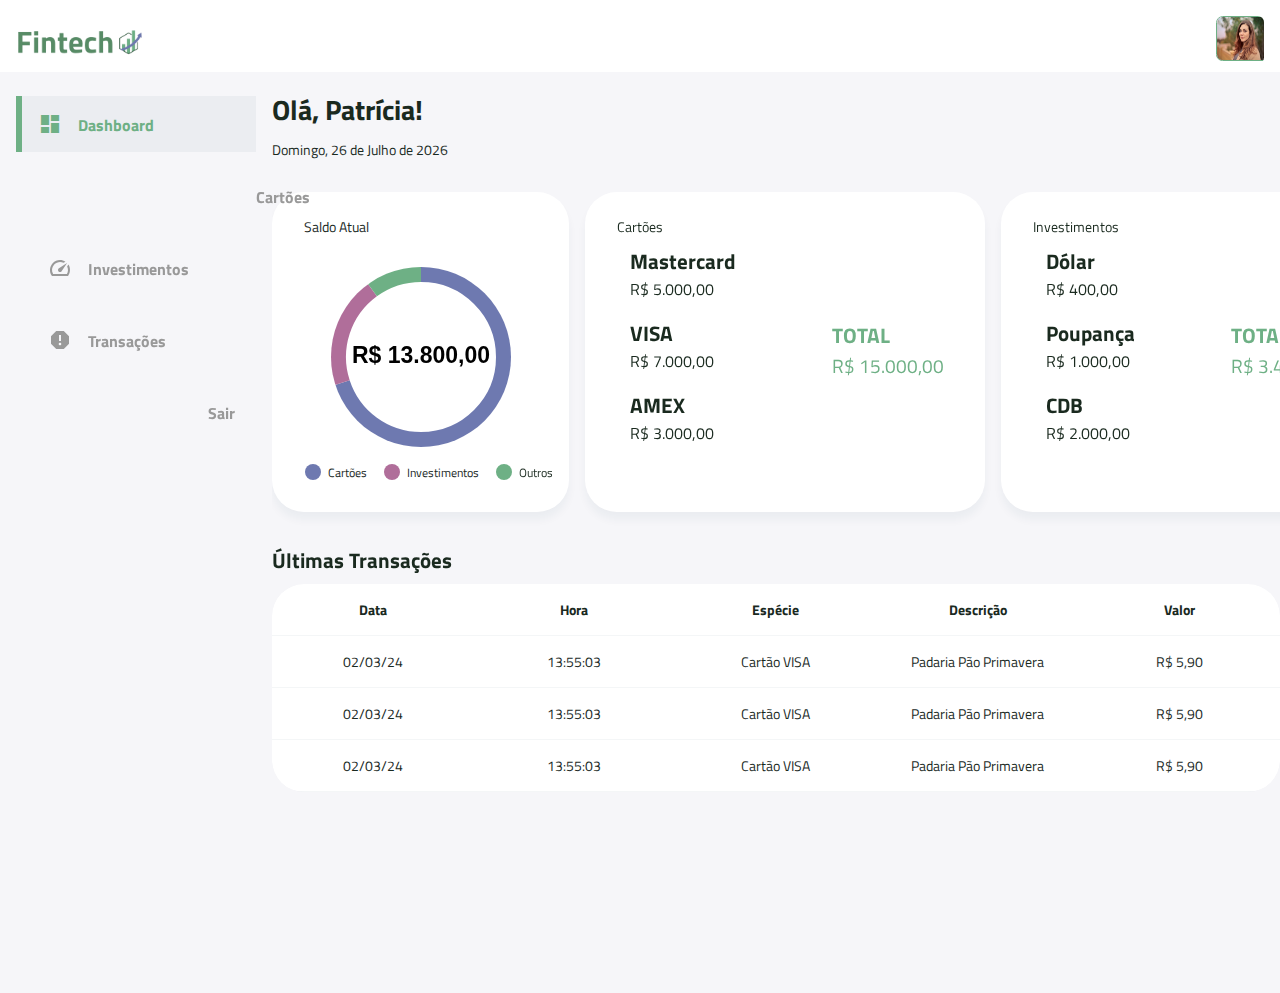
<file: src/pages/index.html>
<!DOCTYPE html>
<html lang="pt-br">
	<head>
		<meta charset="UTF-8" />
		<meta name="viewport" content="width=device-width, initial-scale=1.0" />
		<title>Fintech</title>
		<link
			href="https://fonts.googleapis.com/icon?family=Material+Icons+Sharp"
			rel="stylesheet"
		/>
		<link rel="shortcut icon" type="image/x-icon" href="../img/favicon.png" />
		<link rel="stylesheet" href="../styles/index.css" />
		<script src="../js/index.js"></script>
	</head>
	<body onload="loadScreen()">
		<div class="fintech-container">
			<div class="fintech-topbar">
				<div class="fintech-topbar-logo">
					<img src="../img/fintech-logo.png" alt="Fintech-Logo" />
				</div>
				<div class="fintech-topbar-profile">
					<div class="fintech-topbar-profile-picture">
						<img src="../img/profile-picture.jpg" alt="Profile-Picture" />
					</div>
				</div>
			</div>
			<a id="fintech-button-menu" onclick="toggleSidebar()">
				<span class="material-icons-sharp fintech-dashboard-icon-menu"
					>menu</span
				>
			</a>
			<div class="tecisdel-sidebar-main-column-display">
				<div class="fintech-sidebar" id="fintech-sidebar">
					<a
						class="fintech-sidebar-item"
						onclick="showScreen('dashboard')"
						id="link-button-dashboard"
					>
						<span class="material-icons-sharp fintech-index-sidebar-icon"
							>dashboard</span
						>
						<h3 class="fintech-index-sidebar-title">Dashboard</h3>
					</a>
					<a
						class="fintech-sidebar-item"
						onclick="showScreen('cards')"
						id="link-button-cards"
					>
						<span class="material-icons-sharp fintech-index-sidebar-icon"
							>no_crash</span
						>
						<h3 class="fintech-index-sidebar-title">Cartões</h3>
					</a>
					<a
						class="fintech-sidebar-item"
						onclick="showScreen('investments')"
						id="link-button-investments"
					>
						<span class="material-icons-sharp fintech-index-sidebar-icon"
							>speed</span
						>
						<h3 class="fintech-index-sidebar-title">Investimentos</h3>
					</a>
					<a
						class="fintech-sidebar-item"
						onclick="showScreen('transactions')"
						id="link-button-transactions"
					>
						<span class="material-icons-sharp fintech-index-sidebar-icon"
							>report</span
						>
						<h3 class="fintech-index-sidebar-title">Transações</h3>
					</a>
					<a class="fintech-sidebar-item" href="./login.html" id="link-button">
						<span class="material-icons-sharp fintech-index-sidebar-icon"
							>logout</span
						>
						<h3 class="fintech-index-sidebar-title">Sair</h3>
					</a>
				</div>
				<main class="fintech-main-container">
					<div id="fintech-main"></div>
				</main>
			</div>
		</div>
	</body>
</html>
</file>
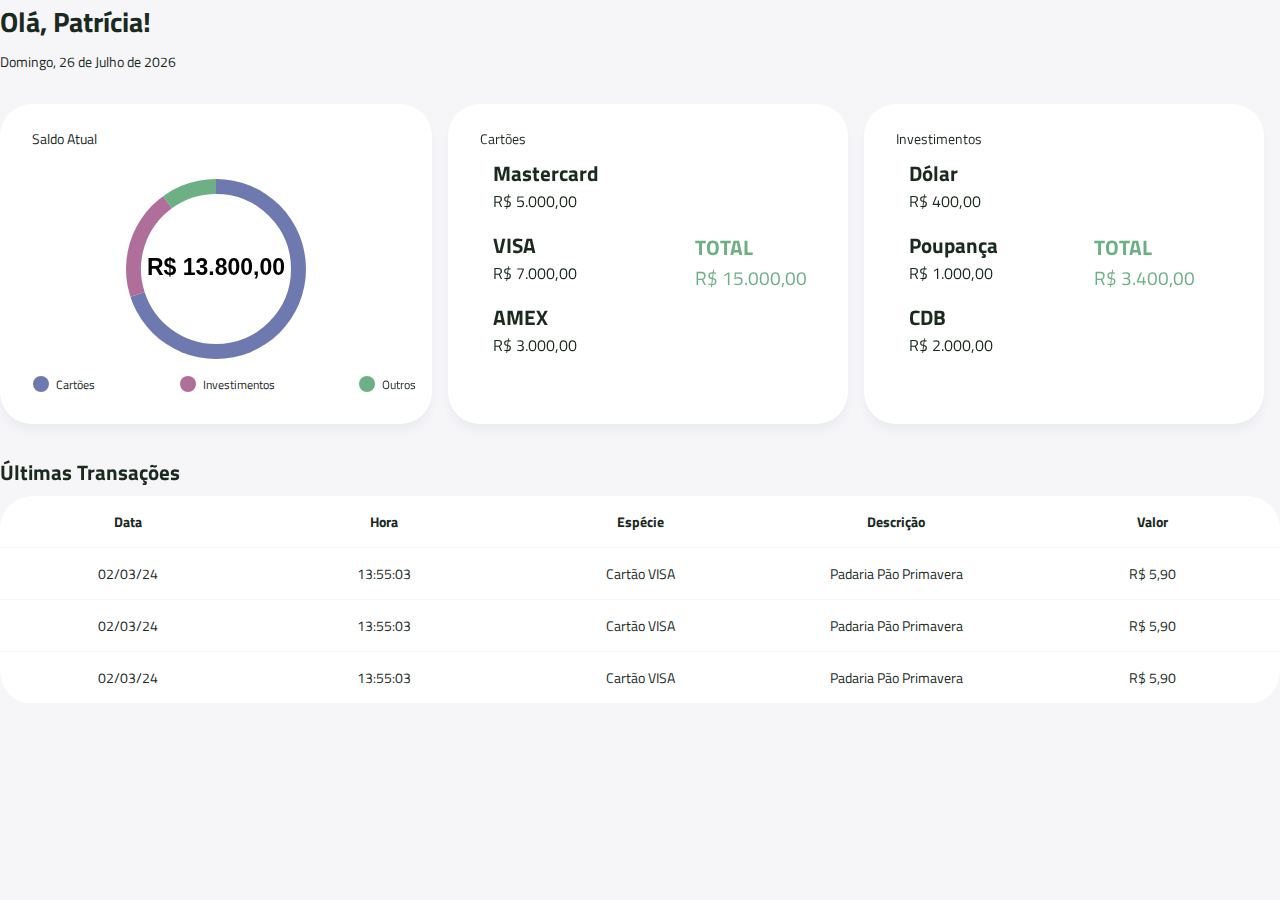
<file: src/pages/dashboard.html>
<!DOCTYPE html>
<html lang="pt-BR">
	<head>
		<meta charset="UTF-8" />
		<meta name="viewport" content="width=device-width, initial-scale=1.0" />
		<title></title>
		<link
			href="https://fonts.googleapis.com/icon?family=Material+Icons+Sharp"
			rel="stylesheet"
		/>
		<link rel="stylesheet" href="../styles/dashboard.css" />
		<link rel="stylesheet" href="../styles/index.css" />
		<script src="../js/dashboard.js"></script>
		<script src="../js/index.js"></script>
	</head>
	<body>
		<h1 class="fintech-dashboard-h1">Olá, Patrícia!</h1>
		<div id="currentDate"></div>
		<!--------------- BEGINNING JAVASCRIPT --------------->
		<script>
			document.addEventListener('DOMContentLoaded', function () {
				var date = new Date();
				var day = date.getDate();
				var dayOfWeekIndex = date.getDay(); // Corrigido
				var monthIndex = date.getMonth();
				var year = date.getFullYear();

				var daysOfTheWeek = [
					'Domingo',
					'Segunda-feira',
					'Terça-feira',
					'Quarta-feira',
					'Quinta-feira',
					'Sexta-feira',
					'Sábado',
				];

				var months = [
					'Janeiro',
					'Fevereiro',
					'Março',
					'Abril',
					'Maio',
					'Junho',
					'Julho',
					'Agosto',
					'Setembro',
					'Outubro',
					'Novembro',
					'Dezembro',
				];

				document.getElementById('currentDate').innerHTML =
					daysOfTheWeek[dayOfWeekIndex] +
					', ' +
					day +
					' de ' +
					months[monthIndex] +
					' de ' +
					year;
			});
		</script>
		<!--------------- END JAVASCRIPT --------------->
		<div class="fintech-dashboard">
			<div class="fintech-dashboard-cards">
				<div class="fintech-dashboard-cards-info-graphic-chart">
					<div class="fintech-dashboard-cards-info-title">
						<p>Saldo Atual</p>
					</div>
					<div class="fintech-dashboard-cards-info-graphic">
						<canvas id="graphic" width="180" height="180">
							<script>
								var canvas = document.getElementById('graphic');
								var ctx = canvas.getContext('2d');
								var centerX = canvas.width / 2;
								var centerY = canvas.height / 2;
								var radius = Math.min(centerX, centerY);

								var currentBalance = 'R$ 13.800,00';
								var data = [70, 20, 10]; // Dados para o gráfico
								var colors = ['#6e79b0', '#b06e9a', '#6eb085']; // Cores para as fatias do gráfico

								var total = data.reduce(function (total, num) {
									return total + num;
								}, 0);

								var startAngle = -Math.PI / 2;
								var endAngle = 0;

								for (var i = 0; i < data.length; i++) {
									endAngle = startAngle + (data[i] / total) * (Math.PI * 2);
									ctx.beginPath();
									ctx.arc(
										centerX,
										centerY,
										radius,
										startAngle,
										endAngle,
										false
									);
									ctx.lineWidth = 30;
									ctx.strokeStyle = colors[i];
									ctx.stroke();
									startAngle = endAngle;
								}

								// Desenha o valor monetário no meio do círculo
								ctx.fillStyle = 'black';
								ctx.font = `bold 23px 'Titillium Web', sans-serif`;
								ctx.textAlign = 'center';
								ctx.textBaseline = 'middle';
								ctx.fillText(currentBalance, centerX, centerY);
							</script>
						</canvas>
					</div>
					<div class="fintech-dashboard-cards-info-caption">
						<div class="fintech-dashboard-cards-info-caption-color">
							<svg width="40" height="50">
								<circle cx="25" cy="25" r="8" fill="#6e79b0" />
							</svg>
							<p class="fintech-dashboard-cards-info-caption-color-description">
								Cartões
							</p>
						</div>
						<div class="fintech-dashboard-cards-info-caption-color">
							<svg width="40" height="50">
								<circle cx="25" cy="25" r="8" fill="#b06e9a" />
							</svg>
							<p class="fintech-dashboard-cards-info-caption-color-description">
								Investimentos
							</p>
						</div>
						<div class="fintech-dashboard-cards-info-caption-color">
							<svg width="40" height="50">
								<circle cx="25" cy="25" r="8" fill="#6eb085" />
							</svg>
							<p class="fintech-dashboard-cards-info-caption-color-description">
								Outros
							</p>
						</div>
					</div>
				</div>

				<div class="fintech-dashboard-cards-tablet">
					<div class="fintech-dashboard-cards-info">
						<div class="fintech-dashboard-cards-info-title">
							<p>Cartões</p>
						</div>
						<div class="fintech-dashboard-cards-display">
							<div class="fintech-dashboard-cards-info-card">
								<div class="fintech-dashboard-cards-info-card-detail">
									<h2 class="fintech-dashboard-h2">Mastercard</h2>
									<p class="fintech-dashboard-cards-info-card-detail-amount">
										R$ 5.000,00
									</p>
								</div>
								<div class="fintech-dashboard-cards-info-card-detail">
									<h2 class="fintech-dashboard-h2">VISA</h2>
									<p class="fintech-dashboard-cards-info-card-detail-amount">
										R$ 7.000,00
									</p>
								</div>
								<div class="fintech-dashboard-cards-info-card-detail">
									<h2 class="fintech-dashboard-h2">AMEX</h2>
									<p class="fintech-dashboard-cards-info-card-detail-amount">
										R$ 3.000,00
									</p>
								</div>
							</div>
							<div class="fintech-dashboard-cards-info-total">
								<h2 class="fintech-dashboard-h2 success">TOTAL</h2>

								<p class="fintech-dashboard-cards-info-total-amount success">
									R$ 15.000,00
								</p>
							</div>
						</div>
					</div>

					<div class="fintech-dashboard-cards-info">
						<div class="fintech-dashboard-cards-info-title">
							<p>Investimentos</p>
						</div>
						<div class="fintech-dashboard-cards-display">
							<div class="fintech-dashboard-cards-info-card">
								<div class="fintech-dashboard-cards-info-card-detail">
									<h2 class="fintech-dashboard-h2">Dólar</h2>
									<p class="fintech-dashboard-cards-info-card-detail-amount">
										R$ 400,00
									</p>
								</div>
								<div class="fintech-dashboard-cards-info-card-detail">
									<h2 class="fintech-dashboard-h2">Poupança</h2>
									<p class="fintech-dashboard-cards-info-card-detail-amount">
										R$ 1.000,00
									</p>
								</div>
								<div class="fintech-dashboard-cards-info-card-detail">
									<h2 class="fintech-dashboard-h2">CDB</h2>
									<p class="fintech-dashboard-cards-info-card-detail-amount">
										R$ 2.000,00
									</p>
								</div>
							</div>
							<div class="fintech-dashboard-cards-info-total">
								<h2 class="fintech-dashboard-h2 success">TOTAL</h2>

								<p class="fintech-dashboard-cards-info-total-amount success">
									R$ 3.400,00
								</p>
							</div>
						</div>
					</div>
				</div>
			</div>

			<div class="fintech-dashboard-purchases">
				<h2 class="fintech-dashboard-h2 fintech-dashboard-purchases-title">
					Últimas Transações
				</h2>
				<div class="fintech-dashboard-purchases-overflow">
					<div class="fintech-dashboard-purchases-table">
						<table class="fintech-dashboard-purchases-table-list">
							<thead>
								<tr>
									<th>Data</th>
									<th>Hora</th>
									<th>Espécie</th>
									<th>Descrição</th>
									<th>Valor</th>
								</tr>
							</thead>
							<tbody></tbody>
							<!------------------------  BEGINNING JAVASCRIPT FOR LAST UPDATE TABLE ------------------------>
							<script type="text/javascript">
								const lastPurchases = [
									{
										date: '02/03/24',
										time: '13:55:03',
										type: 'Cartão VISA',
										description: 'Padaria Pão Primavera',
										amount: 'R$ 5,90',
									},
									{
										date: '02/03/24',
										time: '13:55:03',
										type: 'Cartão VISA',
										description: 'Padaria Pão Primavera',
										amount: 'R$ 5,90',
									},
									{
										date: '02/03/24',
										time: '13:55:03',
										type: 'Cartão VISA',
										description: 'Padaria Pão Primavera',
										amount: 'R$ 5,90',
									},
								];

								lastPurchases.forEach((update) => {
									const tr = document.createElement('tr');
									const trContent = `
										<td>${update.date}</td>
										<td>${update.time}</td>
										<td>${update.type}</td>
										<td>${update.description}</td>
										<td>${update.amount}</td>
                        				`;

									tr.innerHTML = trContent;
									document.querySelector('table tbody').appendChild(tr);
								});
							</script>
							<!------------------------  END JAVASCRIPT FOR LAST UPDATE TABLE ------------------------>
						</table>
					</div>
				</div>
			</div>
		</div>
	</body>
</html>
</file>
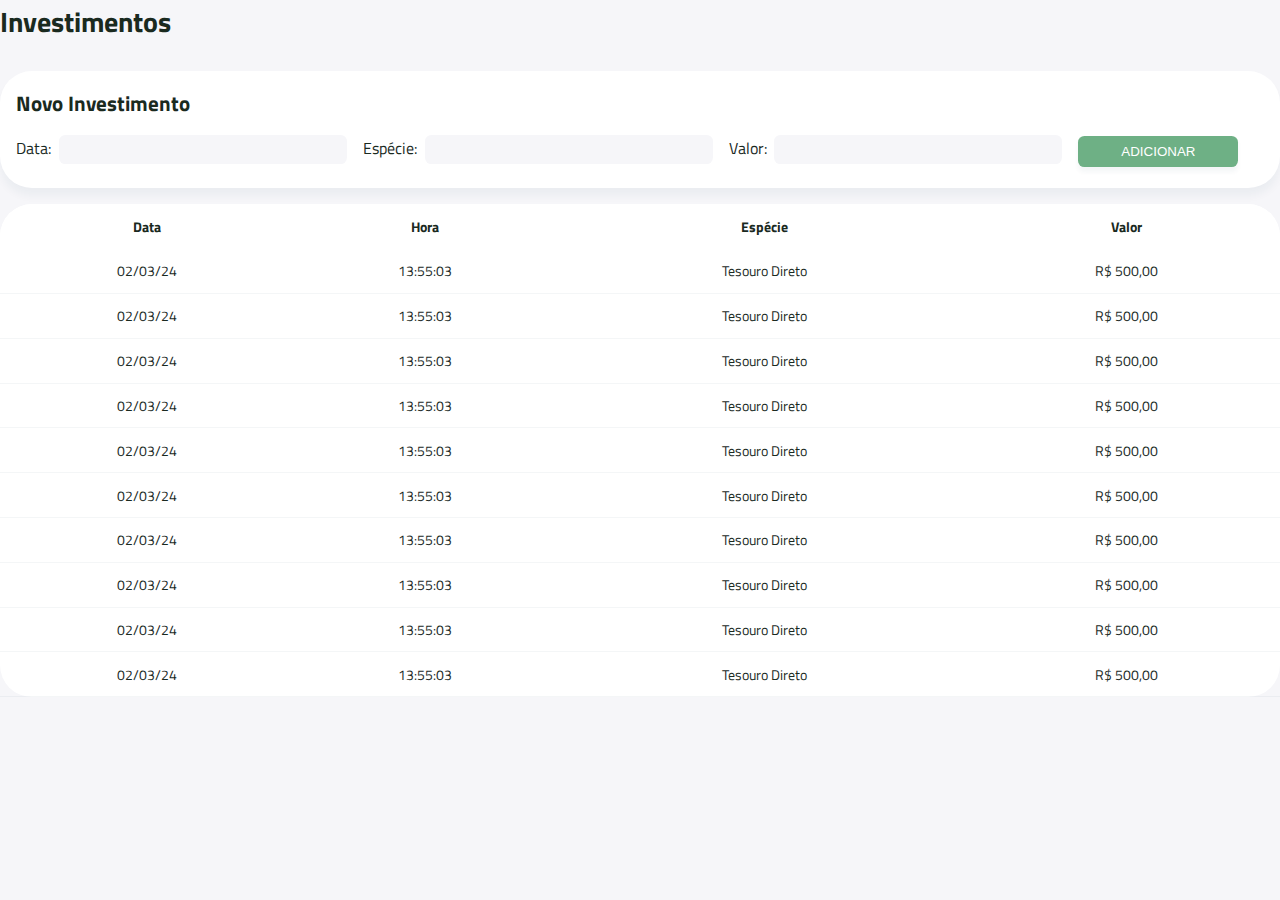
<file: src/pages/investments.html>
<!DOCTYPE html>
<html lang="pt-BR">
	<head>
		<meta charset="UTF-8" />
		<meta name="viewport" content="width=device-width, initial-scale=1.0" />
		<title></title>
		<link
			href="https://fonts.googleapis.com/icon?family=Material+Icons+Sharp"
			rel="stylesheet"
		/>
		<link rel="stylesheet" href="../styles/investments.css" />
		<link rel="stylesheet" href="../styles/index.css" />
	</head>
	<body>
		<h1 class="fintech-title-h1">Investimentos</h1>
		<div class="fintech-investments">
			<div class="fintech-investments-form">
				<h2 class="fintech-title-h2">Novo Investimento</h2>

				<form action="#" method="POST">
					<div class="fintech-investments-form-container">
						<div class="fintech-investments-form-inputs">
							<div class="fintech-investments-form-item">
								<label for="nome" class="fintech-investments-form-label"
									>Data:</label
								>
								<input
									type="text"
									id="date"
									name="data"
									class="fintech-investments-form-input"
									required
								/>
							</div>

							<div class="fintech-investments-form-item">
								<label for="type" class="fintech-investments-form-label"
									>Espécie:</label
								>
								<input
									type="text"
									id="type"
									name="tipo"
									class="fintech-investments-form-input"
									required
								/>
							</div>

							<div class="fintech-investments-form-item">
								<label for="amount" class="fintech-investments-form-label"
									>Valor:</label
								>
								<input
									type="text"
									id="amount"
									name="valor"
									class="fintech-investments-form-input"
									required
								/>
							</div>
						</div>
						<div>
							<button class="fintech-investments-form-button">ADICIONAR</button>
						</div>
					</div>
				</form>
			</div>
		</div>

		<div class="fintech-investments-overflow">
			<div class="fintech-investments-table">
				<table id="fintech-investments-table-list">
					<thead>
						<tr>
							<th>Data</th>
							<th>Hora</th>
							<th>Espécie</th>
							<th>Valor</th>
						</tr>
					</thead>
					<tbody></tbody>
					<script src="../js/investments.js"></script>
				</table>
			</div>
		</div>
	</body>
</html>
</file>
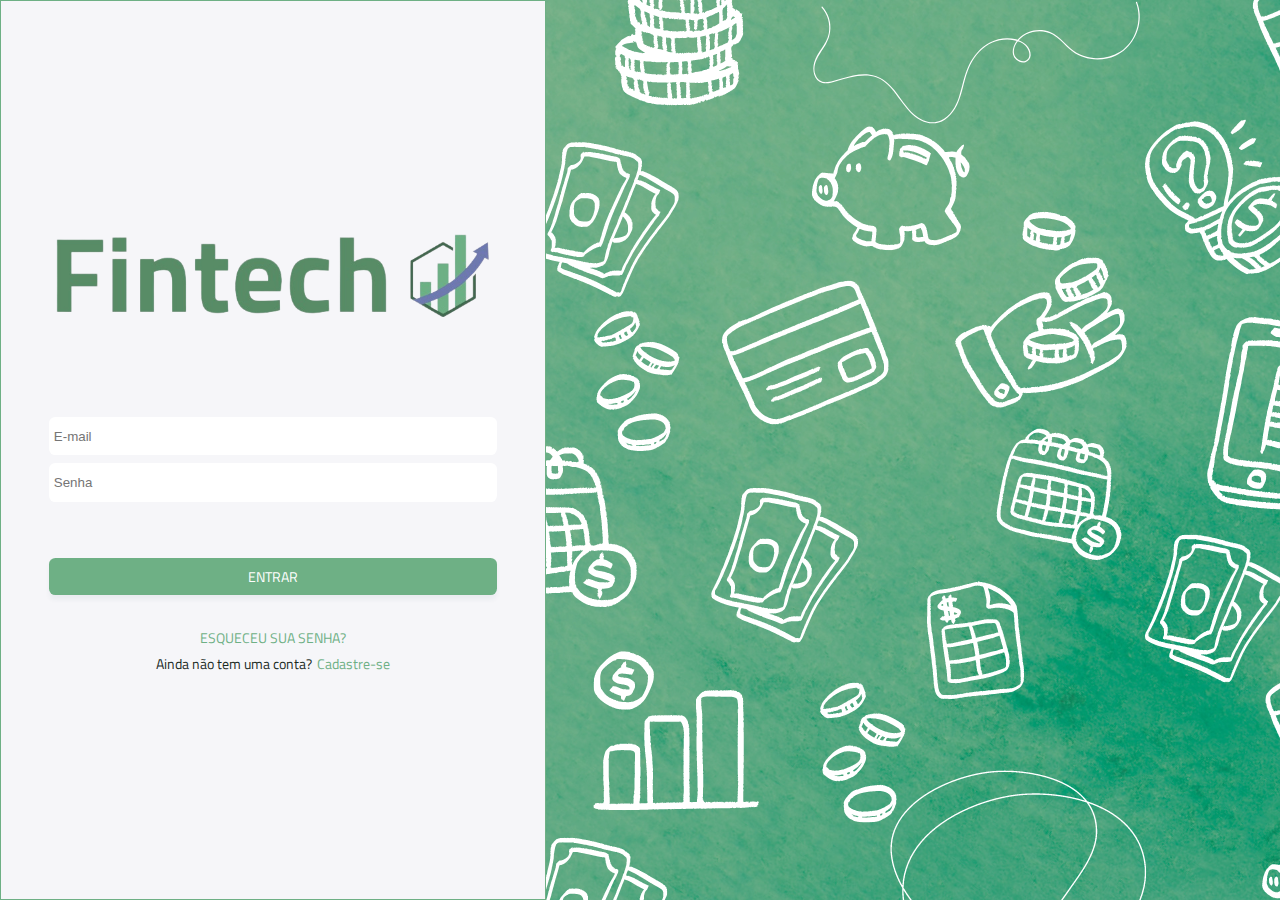
<file: src/pages/login.html>
<!DOCTYPE html>
<html lang="pt-BR">
	<head>
		<meta charset="UTF-8" />
		<meta name="viewport" content="width=device-width, initial-scale=1.0" />
		<title></title>
		<link
			rel="shortcut icon"
			type="image/x-icon"
			href="../../img/favicon.png"
		/>
		<link rel="stylesheet" href="../styles/index.css" />
		<link rel="stylesheet" href="../styles/login.css" />
		<script src="../js/login.js"></script>
	</head>
	<body onload="loadScreen()">
		<div class="fintech-login">
			<div class="fintech-login-container">
				<img
					src="../img/fintech-logo.png"
					class="fintech-login-container-logo"
					alt="Fintech-Logo"
				/>

				<div class="fintech-login-container-input">
					<input
						type="text"
						class="fintech-login-container-input-email"
						id="fintech-login-input-email"
						placeholder="E-mail"
					/>
					<input
						type="password"
						class="fintech-login-container-input-password"
						id="fintech-login-input-password"
						placeholder="Senha"
					/>
					<a onclick="signIn()" class="fintech-login-container-input-button"
						>ENTRAR</a
					>
				</div>
				<p class="fintech-login-forgotPassword">ESQUECEU SUA SENHA?</p>
				<div class="fintech-login-subscribe">
					<p class="fintech-login-container-question">
						Ainda não tem uma conta?
					</p>
					<a onclick="subscribe()" class="fintech-login-container-link"
						>Cadastre-se</a
					>
				</div>
			</div>
			<div class="fintech-login-background">
				<img src="../img/background-login.png" alt="Background-Login" />
			</div>
		</div>
		<script src="../js/index.js"></script>
	</body>
</html>
</file>
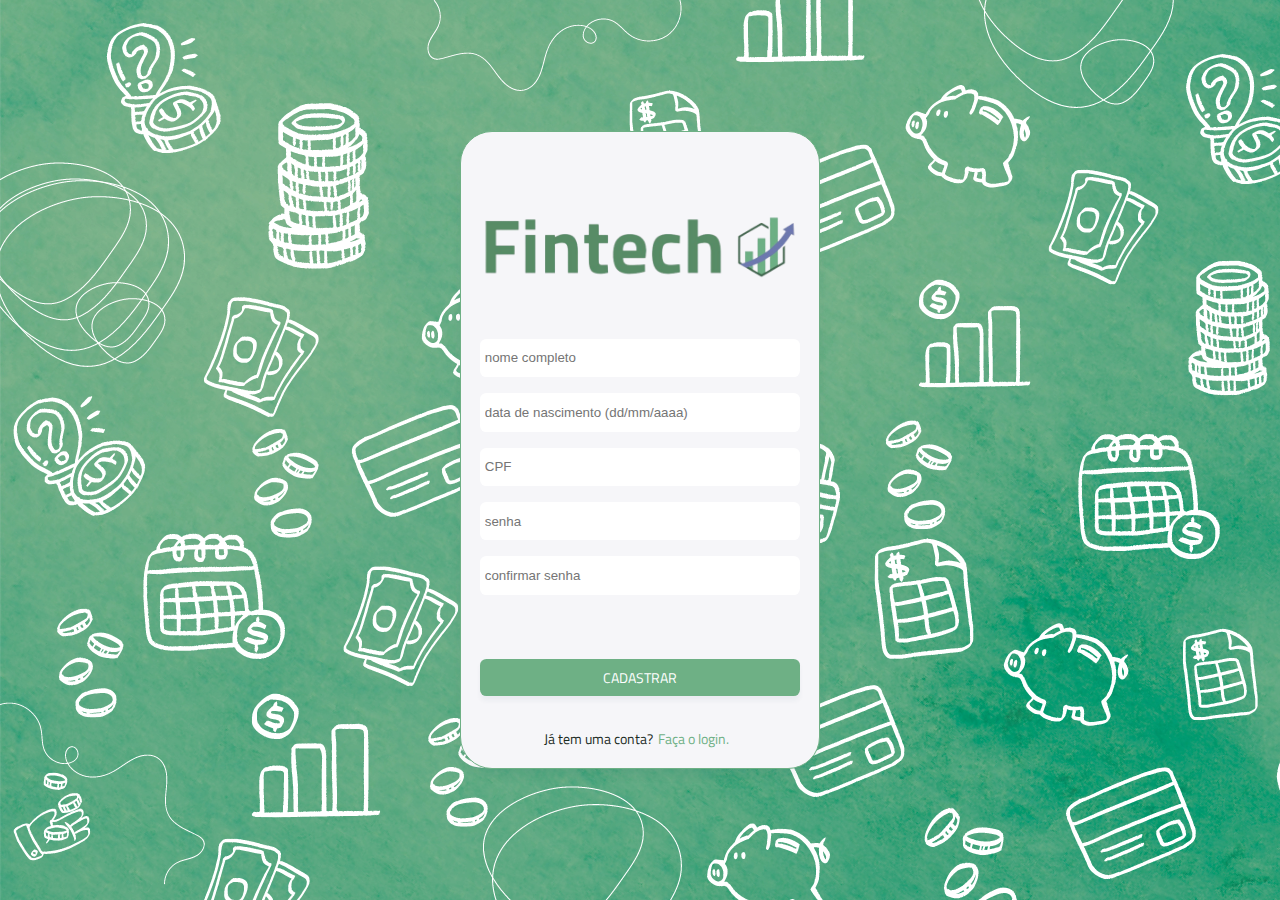
<file: src/pages/subscribe.html>
<!DOCTYPE html>
<html lang="pt-BR">
	<head>
		<meta charset="UTF-8" />
		<meta name="viewport" content="width=device-width, initial-scale=1.0" />
		<title></title>
		<link
			rel="shortcut icon"
			type="image/x-icon"
			href="../../img/favicon.png"
		/>
		<link rel="stylesheet" href="../styles/index.css" />
		<link rel="stylesheet" href="../styles/subscribe.css" />
		<script src="../js/login.js"></script>
	</head>
	<body onload="loadScreen()">
		<div class="fintech-subscribe">
			<div class="fintech-subscribe-container">
				<img
					src="../img/fintech-logo.png"
					class="fintech-subscribe-logo"
					alt="Fintech-Logo"
				/>

				<div class="fintech-subscribe-inputs">
					<input
						type="text"
						class="fintech-subscribe-inputs-name"
						placeholder="nome completo"
					/>
					<input
						type="text"
						class="fintech-subscribe-inputs-dayOfBirth"
						placeholder="data de nascimento (dd/mm/aaaa)"
						pattern="[0-3][0-9]/[0-1][0-9]/[0-9]{4}"
						title="Por favor, insira uma data válida no formato dd/mm/aaaa."
					/>
					<input
						type="text"
						class="fintech-subscribe-inputs-cpf"
						placeholder="CPF"
						pattern="\d{3}\.\d{3}\.\d{3}-\d{2}"
						title="Por favor, insira um CPF válido no formato xxx.xxx.xxx-xx"
					/>
					<input
						type="text"
						class="fintech-subscribe-inputs-password"
						placeholder="senha"
					/>
					<input
						type="text"
						class="fintech-subscribe-inputs-confirmPassword"
						placeholder="confirmar senha"
					/>
					<a onclick="signIn()" class="fintech-subscribe-inputs-button"
						>CADASTRAR</a
					>
				</div>
				<div class="fintech-subscribe-login">
					<p class="fintech-subscribe-login-question">Já tem uma conta?</p>
					<a onclick="login()" class="fintech-subscribe-login-link"
						>Faça o login.</a
					>
				</div>
			</div>
		</div>
		<script src="../js/subscribe.js"></script>
	</body>
</html>
</file>
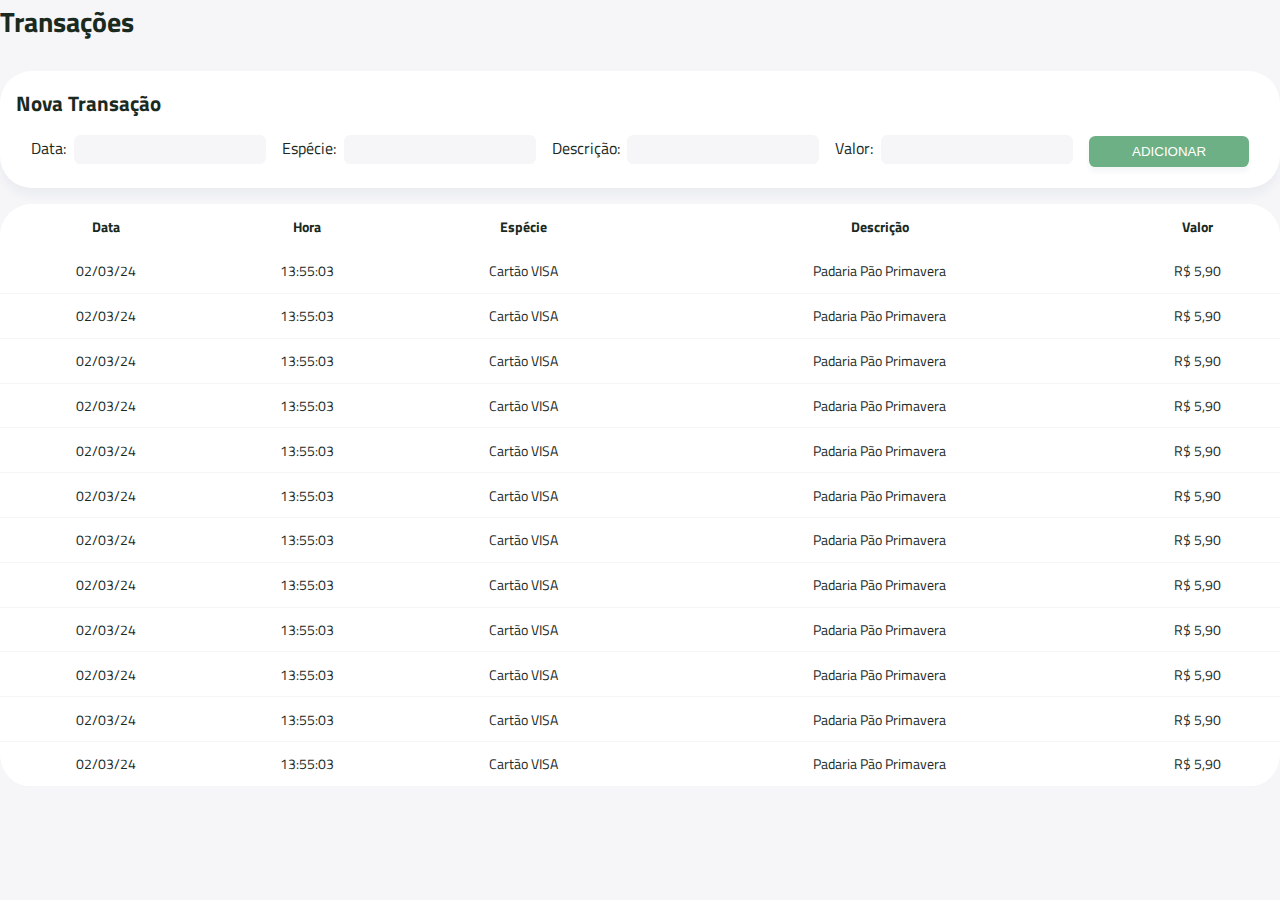
<file: src/pages/transactions.html>
<!DOCTYPE html>
<html lang="pt-BR">
	<head>
		<meta charset="UTF-8" />
		<meta name="viewport" content="width=device-width, initial-scale=1.0" />
		<title></title>
		<link
			href="https://fonts.googleapis.com/icon?family=Material+Icons+Sharp"
			rel="stylesheet"
		/>
		<link rel="stylesheet" href="../styles/transactions.css" />
		<link rel="stylesheet" href="../styles/index.css" />
	</head>
	<body>
		<h1 class="fintech-title-h1">Transações</h1>

		<div class="fintech-transactions">
			<div class="fintech-transactions-form">
				<h2 class="fintech-title-h2">Nova Transação</h2>

				<form action="#" method="POST">
					<div class="fintech-transactions-form-container">
						<div class="fintech-transactions-form-inputs">
							<div class="fintech-transactions-form-item">
								<label for="nome" class="fintech-transactions-form-label"
									>Data:</label
								>
								<input
									type="text"
									id="date"
									name="data"
									class="fintech-transactions-form-input"
									required
								/>
							</div>

							<div class="fintech-transactions-form-item">
								<label for="type" class="fintech-transactions-form-label"
									>Espécie:</label
								>
								<input
									type="text"
									id="type"
									name="tipo"
									class="fintech-transactions-form-input"
									required
								/>
							</div>

							<div class="fintech-transactions-form-item">
								<label for="amount" class="fintech-transactions-form-label"
									>Descrição:</label
								>
								<input
									type="text"
									id="description"
									name="descricao"
									class="fintech-transactions-form-input"
									required
								/>
							</div>

							<div class="fintech-transactions-form-item">
								<label for="amount" class="fintech-transactions-form-label"
									>Valor:</label
								>
								<input
									type="text"
									id="amount"
									name="valor"
									class="fintech-transactions-form-input"
									required
								/>
							</div>
						</div>
						<div>
							<button class="fintech-transactions-form-button">
								ADICIONAR
							</button>
						</div>
					</div>
				</form>
			</div>

			<div class="fintech-transactions-overflow">
				<div class="fintech-transactions-table">
					<table id="fintech-transactions-table-list">
						<thead>
							<tr>
								<th>Data</th>
								<th>Hora</th>
								<th>Espécie</th>
								<th>Descrição</th>
								<th>Valor</th>
							</tr>
						</thead>
						<tbody></tbody>
						<script src="../js/transactions.js"></script>
					</table>
				</div>
			</div>
		</div>
	</body>
</html>
</file>
<file: src/styles/index.css>
@import url('https://fonts.googleapis.com/css2?family=Titillium+Web:wght@200;300;400;600;700&display=swap');

:root {
	--color-primary: #6eb085;
	--color-primary-transparent: #6eb0853c;
	--color-danger: #e86873;
	--color-danger-transparent: #e868734a;
	--color-success: #6eb085;
	--color-success-transparent: #6eb0853c;
	--color-warning: #ff9355;
	--color-warning-transparent: #ff935540;
	--color-white: #ffffff;
	--color-dark: #1a2a1f;
	--color-gray: #999999;
	--color-gray-select: #808080;
	--color-light: #1643570c;
	--color-background: #f6f6f9;

	--card-border-radius: 2rem;
	--border-radius-1: 0.4rem;
	--border-radius-2: 0.8rem;
	--border-radius-3: 1.4rem;

	--card-padding: 1.2rem;

	--box-shadow: 0 0.5rem 0.5rem var(--color-light);
}

* {
	margin: 0;
	padding: 0;
	outline: 0;
	appearance: none;
	border: 0;
	text-decoration: none;
	list-style: none;
	box-sizing: border-box;
}

body {
	width: 100vw;
	height: 100vh;
	font-family: 'Titillium Web', sans-serif;
	font-size: 0.88rem;
	user-select: none;
	overflow-x: hidden;
	background: var(--color-background);
	color: var(--color-dark);
	overflow: hidden;
}

p {
	font-size: 0.75rem;
}

.fintech-main-container {
	height: 100%;
	width: 100%;
}

.danger {
	color: var(--color-danger);
}

.danger-card {
	color: var(--color-danger);
	background: var(--color-danger-transparent);
	border: 1px solid var(--color-danger);
	border-radius: var(--card-border-radius);
	padding: 0.5rem;
}

.danger-icon {
	background: var(--color-danger);
}

.success {
	color: var(--color-success);
}

.success-card {
	color: var(--color-success);
	background: var(--color-success-transparent);
	border: 1px solid var(--color-success);
	border-radius: var(--card-border-radius);
	padding: 0.5rem;
}

.success-icon {
	background: var(--color-success);
}

.warning {
	color: var(--color-warning);
}

.warning-card {
	color: var(--color-warning);
	background: var(--color-warning-transparent);
	border: 1px solid var(--color-warning);
	border-radius: var(--card-border-radius);
	padding: 0.5rem;
}

.tecisdel-sidebar-main-column-display {
	display: flex;
}

/**************************************** TOPBAR ****************************************/
.fintech-topbar {
	display: flex;
	align-items: center;
	justify-content: space-between;
	padding: 1rem 1rem 0 1rem;
	margin-bottom: 1rem;
	background: var(--color-white);
}

.fintech-topbar-logo img {
	width: 8rem;
	height: 2.3rem;
}

.fintech-topbar-profile {
	display: flex;
	align-items: center;

	gap: 1rem;
}

.fintech-topbar-profile-picture {
	width: 3rem;
	height: 3rem;
	overflow: hidden;
	border-radius: var(--border-radius-1);
	margin-bottom: 0.5rem;
}

.fintech-topbar-profile-picture img {
	width: 3.4rem;
	height: 2.8rem;
	border-radius: var(--border-radius-1);
	border: 1px solid var(--color-primary);
}

/**************************************** SIDEBAR ****************************************/
.fintech-sidebar {
	display: flex;
	flex-direction: column;
	position: relative;
	margin: 0.5rem 3rem 0 1rem;
	width: 13rem;
}

.fintech-dashboard-icon-menu {
	display: none;
}

.fintech-sidebar-item {
	display: flex;
	margin-bottom: 1rem;
	margin-left: 2rem;
	gap: 1rem;
	align-items: center;
	position: relative;
	height: 3.5rem;
	transition: all 300ms ease;
	color: var(--color-gray);
	cursor: pointer;
	width: 15rem;
}

.fintech-sidebar-item:hover {
	color: var(--color-primary);
}

.fintech-sidebar a.active {
	background: var(--color-light);
	color: var(--color-primary);
	margin-left: 0;
}

.fintech-sidebar a.active:before {
	content: '';
	width: 0.375rem;
	height: 100%;
	background: var(--color-primary);
}

.fintech-sidebar-item span {
	transition: all 300ms ease;
}

.fintech-sidebar-item.active span {
	color: var(--color-primary);
	margin-left: cal(1rem - 0.188rem);
}

/**************************************** TABLET STYLE ****************************************/
@media only screen and (max-width: 768px) {
	.fintech-sidebar {
		margin-right: 1rem;
	}
	.fintech-sidebar-item {
		margin-left: 0;
		width: 12rem;
	}
}

/**************************************** MOBILE STYLE ****************************************/
@media only screen and (max-width: 375px) {
	.fintech-topbar {
		display: none;
	}

	.fintech-dashboard-icon-menu {
		display: flex;
		cursor: pointer;
	}

	.fintech-sidebar {
		display: none;
		position: fixed;
		top: 0;
		left: 0;
		background: var(--color-white);
		margin: 1.6rem 0 0 0;
		box-shadow: var(--box-shadow);
		width: 10rem;
	}

	.fintech-index-sidebar-icon {
		display: none;
	}

	.fintech-index-sidebar-title {
		font-size: 0.88rem;
		margin-left: 0.5rem;
	}

	.fintech-sidebar-item {
		height: 2.5rem;
	}

	.fintech-sidebar.open {
		display: block;
	}
}
</file>
<file: src/styles/dashboard.css>
.fintech-dashboard-h1 {
	color: var(--color-dark);
	margin-bottom: 0.5rem;
}

#currentDate {
	margin-bottom: 2rem;
}

.fintech-dashboard-cards {
	display: flex;
}

.fintech-dashboard-cards-info,
.fintech-dashboard-cards-info-graphic-chart {
	display: flex;
	flex-direction: column;
	flex: 1;
	height: 20rem;
	background: var(--color-white);
	border-radius: var(--card-border-radius);
	box-shadow: 0 0.5rem 0.5rem var(--color-light);
	margin: 0 1rem 1rem 0;
	padding: 1rem;
}

.fintech-dashboard-cards-info:hover,
.fintech-dashboard-cards-info-graphic-chart:hover {
	box-shadow: none;
}

.fintech-dashboard-cards-info {
	width: 25rem;
}

.fintech-dashboard-cards-display {
	display: flex;
}

.fintech-dashboard-cards-tablet {
	display: flex;
}

.fintech-dashboard-cards-info-title {
	margin: 0.5rem 0 0 1rem;
}

.fintech-dashboard-cards-info-title p,
.fintech-dashboard-cards-info-caption-purple-description {
	font-size: 0.88rem;
}

.fintech-dashboard-cards-info-caption {
	display: flex;
	justify-content: space-between;
}

canvas {
	margin: auto;
	display: block;
	margin-top: 30px;
	border-radius: 50%;
}

.fintech-dashboard-cards-info-caption-color {
	display: flex;
	align-items: center;
}

.fintech-dashboard-cards-info-card {
	padding: 0.5rem 0 0 1.8rem;
}

.fintech-dashboard-cards-info-card-detail {
	margin-bottom: 1rem;
}

.fintech-dashboard-cards-info-card-detail-amount {
	font-size: 1rem;
}

.fintech-dashboard-cards-info-total {
	display: flex;
	flex-direction: column;
	justify-content: center;
	margin-left: 6rem;
}

.fintech-dashboard-cards-info-total-amount {
	font-size: 1.2rem;
}

.fintech-dashboard-updates {
	max-width: 100%;
	overflow-x: auto;
}

.fintech-dashboard-updates-title {
	margin-bottom: 1rem;
}

.fintech-dashboard-purchases-title {
	margin: 1rem 0 0.5rem 0;
}

.fintech-dashboard-purchases-overflow {
	overflow: hidden;
	border-radius: var(--card-border-radius);
}

.fintech-dashboard-purchases-table {
	overflow: auto;
}

.fintech-dashboard-purchases-table-list {
	border-collapse: collapse;
	background: var(--color-white);
	border-radius: var(--card-border-radius);
	width: 100%;
	table-layout: auto;
}

.fintech-dashboard-purchases-table-list th,
.fintech-dashboard-purchases-table-list td {
	padding: 15px;
	text-align: center;
	border-bottom: 1px solid var(--color-light);
	width: 20%;
}

/******************************* TABLET STYLE *******************************/
@media only screen and (max-width: 768px) {
	body {
		margin-left: 0.5rem;
		height: 100%;
	}

	.fintech-dashboard {
		overflow: auto;
		height: 100%;
		margin-left: 0.5rem;
	}

	.fintech-dashboard-h1 {
		font-size: 1.4rem;
	}

	.fintech-dashboard-h2 {
		font-size: 1.2rem;
	}

	#currentDate {
		margin-bottom: 1rem;
	}

	.fintech-dashboard-cards {
		display: flex;
		flex-direction: column;
	}

	.fintech-dashboard-cards-tablet {
		display: flex;
	}

	.fintech-dashboard-cards-info {
		padding: 0.3rem;
		height: max-content;
	}

	.fintech-dashboard-cards-info-total {
		margin-left: 1rem;
	}

	.fintech-dashboard-purchases-title {
		margin: 0.5rem 0 0.5rem 0;
	}

	.fintech-dashboard-purchases-table {
		height: 2rem;
	}
}

/**************************************** MOBILE STYLE ****************************************/
@media only screen and (max-width: 375px) {
	.fintech-dashboard {
		height: 35rem;
		overflow: auto;
		width: 22.5rem;
	}

	.fintech-dashboard-h1 {
		font-size: 1.3rem;
	}

	.fintech-dashboard-h2 {
		font-size: 1.1rem;
	}

	#currentDate {
		margin-bottom: 0.5rem;
	}

	canvas {
		margin-top: 1rem;
	}

	.fintech-dashboard-cards-info {
		display: flex;
		flex-direction: column;
		flex: 1;
		max-width: 12rem;
		height: 18rem;
		margin: 0;
		padding: 0.3rem;
		margin-right: 0.5rem;
	}

	.fintech-dashboard-cards-display {
		display: flex;
		flex-direction: column;
	}

	.fintech-dashboard-cards-info-card-detail {
		margin-bottom: 0.3rem;
	}

	.fintech-dashboard-cards-info-card {
		padding: 0.5rem 0 0 0.5rem;
	}

	.fintech-dashboard-cards-info-total {
		/* margin: 0rem; */
		margin-left: 0.5rem;
	}

	.fintech-dashboard-purchases {
		display: none;
	}
}
</file>
<file: src/styles/investments.css>
.fintech-title-h1 {
	margin-bottom: 1em;
}

.fintech-title-h2 {
	margin-bottom: 1rem;
}

.fintech-investments-form-container {
	display: flex;
	align-items: center;
	justify-content: flex-start;
}

.fintech-investments-form {
	display: flex;
	flex-direction: column;
	background: var(--color-white);
	border-radius: var(--card-border-radius);
	box-shadow: 0 0.5rem 0.5rem var(--color-light);
	margin: 0 1rem 1rem 0;
	padding: 1rem;
	width: 100%;
}

.fintech-investments-form-inputs {
	display: flex;
}

.fintech-investments-form-label {
	font-size: 1rem;
	margin-right: 0.3rem;
}

.fintech-investments-form-input {
	margin: 0 1rem 0.5rem 0;
	padding: 0.3rem;
	height: 1.8rem;
	width: 18rem;
	border-radius: var(--border-radius-1);
	background: var(--color-background);
}

.fintech-investments-form-input:focus {
	border: 1px solid var(--color-primary);
}

.fintech-investments-form-button {
	margin-bottom: 0.3rem;
	padding: 0.5rem;
	cursor: pointer;
	border-radius: var(--border-radius-1);
	transition: all 300ms ease;
	background: var(--color-primary);
	color: var(--color-white);
	box-shadow: 0 0.3rem 0.3rem var(--color-light);
	width: 10rem;
}

.fintech-investments-form-button:hover {
	background: var(--color-primary-transparent);
}

.fintech-investments-overflow {
	overflow: hidden;
	border-radius: var(--card-border-radius);
}

.fintech-investments-table {
	height: calc(100vh - 22rem);
	overflow: auto;
}

#fintech-investments-table-list {
	width: 100%;
	border-collapse: collapse;
	background-color: var(--color-white);
	padding: 1rem;
	text-align: center;
	border-radius: var(--card-border-radius);
}

#fintech-investments-table-list th,
#fintech-investments-table-list td {
	height: 2.8rem;
}

#fintech-investments-table-list td {
	border-bottom: 0.063rem solid var(--color-light);
}

#fintech-investments-table-list th {
	position: sticky;
	top: 0;
	background-color: var(--color-white);
}

#fintech-investments-table-list tr {
	border-radius: var(--card-border-radius);
}

/**************************************** TABLET STYLE ****************************************/
@media only screen and (max-width: 768px) {
	.fintech-title-h1 {
		font-size: 1.4rem;
		margin-bottom: 0.5rem;
	}

	.fintech-title-h2 {
		font-size: 1.2rem;
	}

	.fintech-investments-form {
		display: flex;
		margin: 0 0.5rem 0.5rem 0;
		padding: 1rem;
		width: calc(100vh - 23rem);
	}

	.fintech-investments-form-container {
		display: flex;
		flex-direction: column;
		align-items: flex-start;
	}

	.fintech-investments-form-inputs {
		display: flex;
		flex-direction: column;
	}

	.fintech-investments-form-input {
		height: 1.5rem;
		width: 26rem;
	}

	#date,
	#amount {
		width: 27rem;
	}

	.fintech-investments-form-button {
		margin-left: 12rem;
	}

	.fintech-investments-table {
		height: calc(100vh - 22rem);
		width: calc(100vh - 23rem);
		border-radius: var(--card-border-radius);
		overflow: auto;
	}

	#fintech-investments-table-list {
		height: calc(100vh - 25rem);
		width: calc(100vh - 23rem);
	}

	#fintech-investments-table-list th,
	#fintech-investments-table-list td {
		height: 1.8rem;
		font-size: 0.9rem;
	}
}

/**************************************** MOBILE STYLE ****************************************/
@media only screen and (max-width: 375px) {
	.fintech-title-h1,
	.fintech-investments {
		margin-left: 1rem;
	}

	.fintech-title-h1 {
		font-size: 1.3rem;
	}

	.fintech-title-h2 {
		font-size: 1.1rem;
	}

	.fintech-investments-form {
		display: flex;
		margin: 0 0.5rem 0.5rem 0;
		padding: 1rem;
		width: calc(100vh - 35rem);
	}

	.fintech-investments-form-container {
		display: flex;
		flex-direction: column;
		align-items: flex-start;
	}

	.fintech-investments-form-inputs {
		display: flex;
		flex-direction: column;
	}

	.fintech-investments-form-input {
		height: 1.5rem;
		width: 12rem;
	}

	#date,
	#amount {
		width: 13rem;
	}

	.fintech-investments-form-button {
		margin-left: 5rem;
	}

	.fintech-investments-table {
		height: calc(100vh - 24rem);
		width: calc(100vh - 35rem);
		border-radius: var(--card-border-radius);
		margin-left: 1rem;
	}

	#fintech-investments-table-list {
		width: calc(100vh - 35rem);
		height: calc(100vh - 34rem);
	}

	#fintech-investments-table-list th,
	#fintech-investments-table-list td {
		height: 1.8rem;
		font-size: 0.8rem;
	}
}
</file>
<file: src/styles/login.css>
body,
html {
	margin: 0;
	padding: 0;
	height: 100%;
	overflow: hidden;
}

.fintech-login {
	display: flex;
	height: 100%;
}

.fintech-login-container {
	display: flex;
	flex-direction: column;
	align-items: center;
	flex: 1;
	padding: 3rem;
	background: var(--color-background);
	border: solid 1px var(--color-primary);
}

.fintech-login-container-logo {
	margin: 10rem 0 5rem 0;
	width: 28rem;
}

.fintech-login-container-input {
	display: flex;
	flex-direction: column;
	width: 28rem;
}

.fintech-login-container-input-email,
.fintech-login-container-input-password {
	margin-bottom: 0.5rem;
	padding: 0.3rem;
	height: 2.4rem;
	border-radius: var(--border-radius-1);
}

.fintech-login-container-input-email:focus,
.fintech-login-container-input-password:focus {
	border: 1px solid var(--color-primary);
}

.fintech-login-container-input-button {
	display: flex;
	align-items: center;
	justify-content: center;
	margin: 3rem 0 2rem 0;
	padding: 0.5rem;
	width: 100%;
	cursor: pointer;
	border-radius: var(--border-radius-1);
	transition: all 300ms ease;
	background: var(--color-primary);
	color: var(--color-white);
	box-shadow: 0 0.3rem 0.3rem var(--color-light);
}

.fintech-login-container-input-button:hover {
	background: var(--color-primary-transparent);
}

.fintech-login-background {
	position: relative;
	flex: 2;
}

.fintech-login-background img {
	position: absolute;
	top: 0;
	left: 0;
	width: 100%;
	height: 100%;
	object-fit: cover;
}

.fintech-login-forgotPassword {
	font-size: 0.88rem;
	color: var(--color-primary);
	cursor: pointer;
	margin-bottom: 0.3rem;
}

.fintech-login-subscribe {
	display: flex;
	align-items: center;
	flex-direction: row;
}

.fintech-login-container-question {
	font-size: 0.88rem;
	margin-right: 0.3rem;
}

.fintech-login-container-link {
	color: var(--color-primary);
	cursor: pointer;
}

/**************************************** TABLET STYLE ****************************************/
@media only screen and (max-width: 768px) {
	.fintech-login-container-logo,
	.fintech-login-container-input {
		width: 17rem;
	}
}

/**************************************** MOBILE STYLE ****************************************/
@media only screen and (max-width: 375px) {
	.fintech-login-background {
		display: none;
	}

	.fintech-login-container-logo {
		margin-top: 5rem;
	}
}
</file>
<file: src/styles/subscribe.css>
body,
html {
	margin: 0;
	padding: 0;
	height: 100%;
	overflow: hidden;
	background-image: url(/src/img/background-subscribe.png);
}

.fintech-subscribe {
	display: flex;
	justify-content: center;
	align-items: center;
	height: 100vh;
}

.fintech-subscribe-container {
	display: flex;
	flex-direction: column;
	justify-content: center;
	background: var(--color-background);
	width: max-content;
	height: max-content;
	padding: var(--card-padding);
	border-radius: var(--card-border-radius);
	box-shadow: var(--box-shadow);
	border: solid 1px var(--color-primary);
}

.fintech-subscribe-container:hover {
	box-shadow: none;
}

.fintech-subscribe-logo {
	margin: 3rem 0 3rem 0;
	width: 20rem;
}

.fintech-subscribe-inputs {
	display: flex;
	flex-direction: column;
}

.fintech-subscribe-inputs-name,
.fintech-subscribe-inputs-dayOfBirth,
.fintech-subscribe-inputs-cpf,
.fintech-subscribe-inputs-password,
.fintech-subscribe-inputs-confirmPassword {
	margin-bottom: 1rem;
	padding: 0.3rem;
	height: 2.4rem;
	border-radius: var(--border-radius-1);
}

.fintech-subscribe-inputs-name:focus,
.fintech-subscribe-inputs-dayOfBirth:focus,
.fintech-subscribe-inputs-cpf:focus,
.fintech-subscribe-inputs-password:focus,
.fintech-subscribe-inputs-confirmPassword:focus {
	border: 1px solid var(--color-primary);
}

.fintech-subscribe-inputs-button {
	display: flex;
	align-items: center;
	justify-content: center;
	margin: 3rem 0 2rem 0;
	padding: 0.5rem;
	width: 100%;
	cursor: pointer;
	border-radius: var(--border-radius-1);
	transition: all 300ms ease;
	background: var(--color-primary);
	color: var(--color-white);
	box-shadow: 0 0.3rem 0.3rem var(--color-light);
}

.fintech-subscribe-inputs-button:hover {
	background: var(--color-primary-transparent);
}

.fintech-subscribe-login {
	display: flex;
	flex-direction: row;
	align-items: center;
}

.fintech-subscribe-login-question {
	font-size: 0.88rem;
	margin-right: 0.3rem;
	margin: 0 0.3rem 0 4rem;
}

.fintech-subscribe-login-link {
	color: var(--color-primary);
	cursor: pointer;
}
</file>
<file: src/styles/transactions.css>
.fintech-title-h1 {
	margin-bottom: 1em;
}

.fintech-title-h2 {
	margin-bottom: 1rem;
}

.fintech-transactions-form-container {
	display: flex;
	align-items: center;
	justify-content: center;
}

.fintech-transactions-form {
	display: flex;
	flex-direction: column;
	background: var(--color-white);
	border-radius: var(--card-border-radius);
	box-shadow: 0 0.5rem 0.5rem var(--color-light);
	margin: 0 1rem 1rem 0;
	padding: 1rem;
	width: 100%;
}

.fintech-transactions-form-inputs {
	display: flex;
}

.fintech-transactions-form-label {
	font-size: 1rem;
	margin-right: 0.3rem;
}

.fintech-transactions-form-input {
	margin: 0 1rem 0.5rem 0;
	padding: 0.3rem;
	height: 1.8rem;
	width: 12rem;
	border-radius: var(--border-radius-1);
	background: var(--color-background);
}

.fintech-transactions-form-input:focus {
	border: 1px solid var(--color-primary);
}

.fintech-transactions-form-button {
	margin-bottom: 0.3rem;
	padding: 0.5rem;
	cursor: pointer;
	border-radius: var(--border-radius-1);
	transition: all 300ms ease;
	background: var(--color-primary);
	color: var(--color-white);
	box-shadow: 0 0.3rem 0.3rem var(--color-light);
	width: 10rem;
}

.fintech-transactions-form-button:hover {
	background: var(--color-primary-transparent);
}

.fintech-transactions-overflow {
	overflow: hidden;
	border-radius: var(--card-border-radius);
}

.fintech-transactions-table {
	overflow: auto;
}

#fintech-transactions-table-list {
	width: 100%;
	height: 100%;
	border-collapse: collapse;
	background-color: var(--color-white);
	padding: 1rem;
	text-align: center;
	border-radius: var(--card-border-radius);
}

#fintech-transactions-table-list th,
#fintech-transactions-table-list td {
	height: 2.8rem;
}

#fintech-transactions-table-list td {
	border-bottom: 0.063rem solid var(--color-light);
}

#fintech-transactions-table-list th {
	position: sticky;
	top: 0;
	background-color: var(--color-white);
}

#fintech-transactions-table-list tr {
	border-radius: var(--card-border-radius);
}

/**************************************** TABLET STYLE ****************************************/
@media only screen and (max-width: 768px) {
	body {
		padding-right: 0.5rem;
	}

	.fintech-title-h1 {
		font-size: 1.4rem;
		margin-bottom: 0.5rem;
	}

	.fintech-title-h2 {
		font-size: 1.2rem;
	}

	.fintech-transactions-form {
		display: flex;
		margin: 0 0.5rem 0.5rem 0;
		padding: 1rem;
		width: 100%;
	}

	.fintech-transactions-form-container {
		display: flex;
		flex-direction: column;
		align-items: flex-start;
	}

	.fintech-transactions-form-inputs {
		display: flex;
		flex-direction: column;
	}

	.fintech-transactions-form-input {
		height: 1.4rem;
		width: 25rem;
	}

	#date,
	#amount {
		width: 27rem;
	}

	#type {
		width: 26rem;
	}

	.fintech-transactions-form-button {
		margin-left: 12rem;
	}

	.fintech-transactions-table {
		border-radius: var(--card-border-radius);
		overflow: auto;
	}

	#fintech-transactions-table-list {
		height: 100%;
		width: 100%;
	}

	#fintech-transactions-table-list th,
	#fintech-transactions-table-list td {
		height: 1.8rem;
		font-size: 0.9rem;
	}
}

/**************************************** MOBILE STYLE ****************************************/
@media only screen and (max-width: 375px) {
	.fintech-title-h1,
	.fintech-transactions {
		margin-left: 1rem;
	}

	.fintech-title-h1 {
		font-size: 1.3rem;
	}

	.fintech-title-h2 {
		font-size: 1.1rem;
	}

	.fintech-transactions-form {
		display: flex;
		margin: 0 0.5rem 0.5rem 0;
		padding: 1rem;
		width: 100%;
	}

	.fintech-transactions-form-container {
		display: flex;
		flex-direction: column;
		align-items: flex-start;
	}

	.fintech-transactions-form-inputs {
		display: flex;
		flex-direction: column;
	}

	.fintech-transactions-form-input {
		height: 1.5rem;
		width: 13rem;
	}

	#date,
	#amount {
		width: 15rem;
	}

	#type {
		width: 14rem;
	}

	.fintech-transactions-form-button {
		margin-left: 5rem;
	}

	.fintech-transactions-table {
		border-radius: var(--card-border-radius);
	}

	#fintech-transactions-table-list {
		overflow: auto;
	}

	#fintech-transactions-table-list th,
	#fintech-transactions-table-list td {
		height: 1.8rem;
		font-size: 0.8rem;
	}
}
</file>
